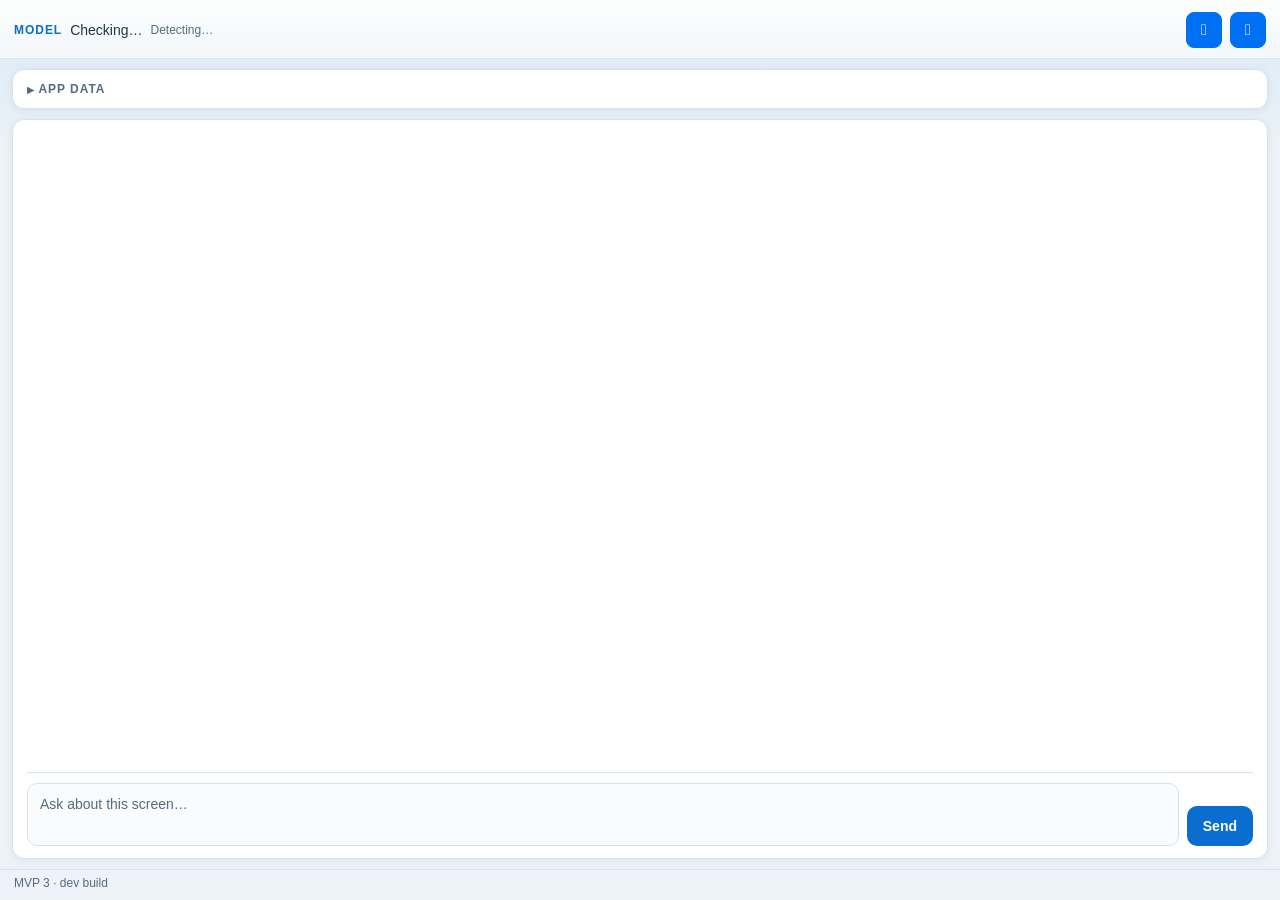
<file: extension/sidepanel/index.html>
<!doctype html>
<html lang="en">
  <head>
    <meta charset="utf-8" />
    <meta name="viewport" content="width=device-width, initial-scale=1" />
    <title>Embedded Finance Agent</title>
    <link rel="stylesheet" href="sidepanel.css" />
  </head>
  <body>
    <header class="topbar">
      <div class="topbar-status">
        <span class="topbar-label">Model</span>
        <span class="muted small" id="model-indicator">Checking…</span>
        <span class="muted small" id="status">Detecting…</span>
      </div>
      <div class="topbar-actions">
        <button id="refresh-btn" class="icon-btn" type="button" title="Refresh" aria-label="Refresh" data-sap-icon="refresh"></button>
        <button id="settings-btn" class="icon-btn" type="button" title="Settings" aria-label="Settings" data-sap-icon="action-settings"></button>
      </div>
    </header>

    <section id="context-card" class="card">
      <details class="panel-details connection-details">
        <summary class="card-title">APP DATA</summary>
        <dl class="context-fields">
          <dt>Fiori app</dt>
          <dd id="ctx-app">—</dd>
          <dt>Intent</dt>
          <dd id="ctx-intent">—</dd>
          <dt>Table</dt>
          <dd id="ctx-table">—</dd>
          <dt>Tenant</dt>
          <dd id="ctx-tenant">—</dd>
        </dl>
        <div class="details-section-label">Headings / visible data</div>
        <div id="ctx-headings" class="muted"></div>
        <div id="ctx-table-preview" class="table-preview"></div>
      </details>
    </section>

    <section id="chat-card" class="card grow">
      <div id="messages" class="messages"></div>
      <form id="composer" class="composer">
        <textarea
          id="prompt-input"
          placeholder="Ask about this screen…"
          rows="2"
        ></textarea>
        <button type="submit" class="primary-btn">Send</button>
      </form>
    </section>

    <footer class="footer muted small">
      MVP 3 · dev build
    </footer>

    <script src="../grounding/catalog.js"></script>
    <script src="sidepanel.js"></script>
  </body>
</html>
</file>
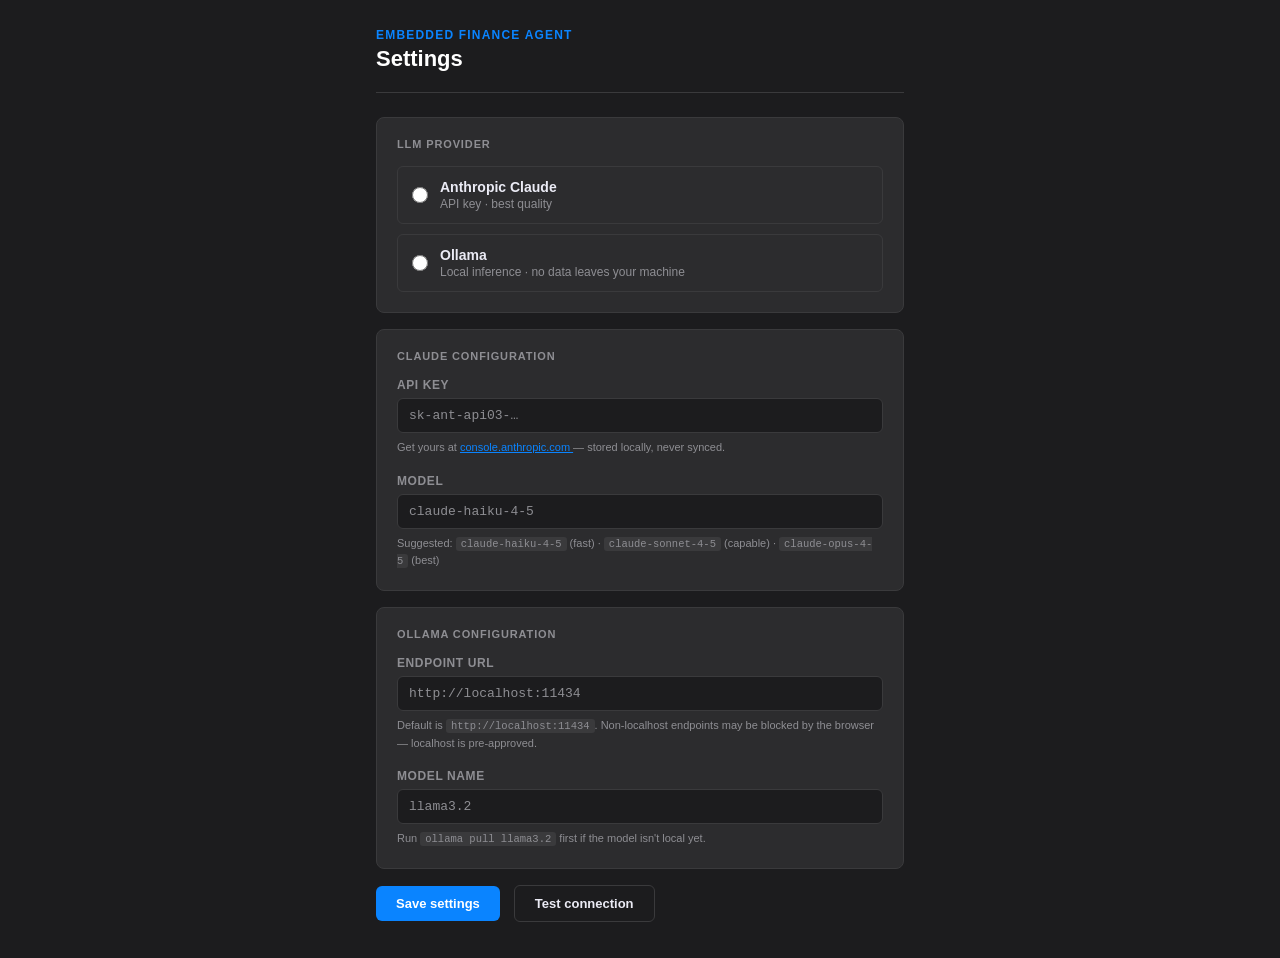
<file: extension/settings/settings.html>
<!doctype html>
<html lang="en">
  <head>
    <meta charset="utf-8" />
    <meta name="viewport" content="width=device-width, initial-scale=1" />
    <title>Settings — Embedded Finance Agent</title>
    <link rel="stylesheet" href="settings.css" />
  </head>
  <body>
    <div class="page">
      <header class="page-header">
        <div class="brand">Embedded Finance Agent</div>
        <div class="page-title">Settings</div>
      </header>

      <main class="form-wrap">
        <!-- ── Provider selection ─────────────────────────── -->
        <section class="card">
          <h2 class="section-title">LLM Provider</h2>

          <div class="radio-group">
            <label class="radio-option" id="opt-claude">
              <input type="radio" name="provider" value="claude" />
              <span class="radio-label">
                <strong>Anthropic Claude</strong>
                <span class="muted">API key · best quality</span>
              </span>
            </label>
            <label class="radio-option" id="opt-ollama">
              <input type="radio" name="provider" value="ollama" />
              <span class="radio-label">
                <strong>Ollama</strong>
                <span class="muted">Local inference · no data leaves your machine</span>
              </span>
            </label>
          </div>
        </section>

        <!-- ── Claude config ──────────────────────────────── -->
        <section class="card" id="claude-section">
          <h2 class="section-title">Claude configuration</h2>

          <div class="field">
            <label for="claude-key">API key</label>
            <input
              type="password"
              id="claude-key"
              placeholder="sk-ant-api03-…"
              autocomplete="off"
              spellcheck="false"
            />
            <p class="field-hint">
              Get yours at
              <a href="https://console.anthropic.com/settings/keys" target="_blank" rel="noopener noreferrer">
                console.anthropic.com
              </a>
              — stored locally, never synced.
            </p>
          </div>

          <div class="field">
            <label for="claude-model">Model</label>
            <input
              type="text"
              id="claude-model"
              placeholder="claude-haiku-4-5"
              spellcheck="false"
            />
            <p class="field-hint">
              Suggested:
              <code>claude-haiku-4-5</code> (fast) ·
              <code>claude-sonnet-4-5</code> (capable) ·
              <code>claude-opus-4-5</code> (best)
            </p>
          </div>
        </section>

        <!-- ── Ollama config ──────────────────────────────── -->
        <section class="card" id="ollama-section">
          <h2 class="section-title">Ollama configuration</h2>

          <div class="field">
            <label for="ollama-endpoint">Endpoint URL</label>
            <input
              type="url"
              id="ollama-endpoint"
              placeholder="http://localhost:11434"
              spellcheck="false"
            />
            <p class="field-hint">
              Default is <code>http://localhost:11434</code>. Non-localhost endpoints
              may be blocked by the browser — localhost is pre-approved.
            </p>
          </div>

          <div class="field">
            <label for="ollama-model">Model name</label>
            <input
              type="text"
              id="ollama-model"
              list="ollama-models"
              placeholder="llama3.2"
              spellcheck="false"
            />
            <datalist id="ollama-models"></datalist>
            <p class="field-hint">
              Run <code>ollama pull llama3.2</code> first if the model isn't local yet.
            </p>
          </div>
        </section>

        <!-- ── Actions ────────────────────────────────────── -->
        <div class="actions">
          <button id="save-btn" class="primary-btn">Save settings</button>
          <button id="test-btn" class="secondary-btn">Test connection</button>
          <span id="save-status" class="save-status"></span>
        </div>
        <div id="test-result" class="test-result hidden"></div>
      </main>
    </div>

    <script src="settings.js" type="module"></script>
  </body>
</html>
</file>
<file: extension/sidepanel/sidepanel.css>
/* ============================================================
  Embedded Finance Agent — Side panel styles
  SAP Fiori-inspired light theme
  ============================================================ */

*, *::before, *::after {
  box-sizing: border-box;
  margin: 0;
  padding: 0;
}

@font-face {
  font-family: 'SAP-icons';
  src: url('https://ui5.sap.com/resources/sap/ui/core/themes/sap_horizon/fonts/SAP-icons.woff2') format('woff2');
  font-weight: normal;
  font-style: normal;
}

:root {
  --bg:          #edf3f8;
  --surface:     #ffffff;
  --surface2:    #f5f8fb;
  --accent:      #0a6ed1;
  --accent-strong:#085caf;
  --accent-dim:  rgba(10, 110, 209, 0.10);
  --text:        #223548;
  --text-muted:  #556b82;
  --border:      #d5e3ee;
  --shadow:      0 0.125rem 0.5rem rgba(34, 53, 72, 0.08);
  --radius:      12px;
  font-size: 16px;
  font-family: '72', '72full', 'Segoe UI', Helvetica, Arial, sans-serif;
}

body {
  background:
    linear-gradient(180deg, rgba(10, 110, 209, 0.08), transparent 18%),
    var(--bg);
  color: var(--text);
  height: 100vh;
  display: flex;
  flex-direction: column;
  overflow: hidden;
  -webkit-font-smoothing: antialiased;
}

/* ── Top bar ───────────────────────────────────────────────── */

.topbar {
  padding: 12px 14px 10px;
  background: linear-gradient(180deg, #fdfefe 0%, #f2f7fb 100%);
  border-bottom: 1px solid var(--border);
  box-shadow: inset 0 -1px 0 rgba(255, 255, 255, 0.75);
  flex-shrink: 0;
  display: flex;
  align-items: center;
  justify-content: space-between;
  gap: 8px;
}

.topbar-status {
  display: flex;
  align-items: center;
  gap: 0.5rem;
  min-width: 0;
  flex: 1;
}

.topbar-label {
  color: var(--accent);
  font-size: 0.75rem;
  font-weight: 700;
  letter-spacing: 0.08em;
  text-transform: uppercase;
  flex-shrink: 0;
}

#model-indicator {
  color: var(--text);
  font-size: 0.875rem;
  line-height: 1.25rem;
  min-width: 0;
  overflow: hidden;
  text-overflow: ellipsis;
  white-space: nowrap;
}

.topbar-actions {
  display: flex;
  align-items: center;
  gap: 0.5rem;
  flex-shrink: 0;
}

.brand {
  font-weight: 700;
  font-size: 14px;
  color: #fff;
  letter-spacing: -0.01em;
}

.brand-sub {
  font-size: 11px;
  color: var(--text-muted);
  margin-top: 2px;
  white-space: nowrap;
  overflow: hidden;
  text-overflow: ellipsis;
}

/* ── Cards ─────────────────────────────────────────────────── */

.card {
  background: var(--surface);
  border: 1px solid var(--border);
  border-radius: var(--radius);
  box-shadow: var(--shadow);
  padding: 12px 14px;
  margin: 10px 12px 0;
  flex-shrink: 0;
}

.card.grow {
  flex: 1;
  display: flex;
  flex-direction: column;
  overflow: hidden;
  margin-bottom: 10px;
}

.card-header {
  display: flex;
  align-items: center;
  justify-content: space-between;
  margin-bottom: 8px;
}

.card-title {
  font-size: 0.75rem;
  font-weight: 700;
  text-transform: uppercase;
  letter-spacing: 0.08em;
  color: var(--text-muted);
}

/* ── Context fields (definition list) ──────────────────────── */

.context-fields {
  display: grid;
  grid-template-columns: auto 1fr;
  gap: 4px 10px;
  align-items: baseline;
}

.context-fields dt {
  color: var(--text-muted);
  font-size: 0.8125rem;
  line-height: 1.125rem;
  white-space: nowrap;
}

.context-fields dd {
  font-size: 0.875rem;
  line-height: 1.25rem;
  word-break: break-word;
  min-width: 0;
}

/* ── Collapsible sections ──────────────────────────────────── */

.panel-details {
  font-size: 0.875rem;
}

.panel-details > summary {
  cursor: pointer;
  color: var(--accent);
  list-style: none;
  user-select: none;
}

.panel-details > summary::before {
  content: '▶  ';
  font-size: 9px;
}

.panel-details[open] > summary::before {
  content: '▼  ';
}

.panel-details[open] > summary {
  margin-bottom: 8px;
}

.connection-details > summary {
  color: var(--text-muted);
}

.details-section-label {
  margin-top: 12px;
  color: var(--text-muted);
  font-size: 0.75rem;
  font-weight: 700;
  letter-spacing: 0.08em;
  text-transform: uppercase;
}

.heading-item {
  padding: 5px 0;
  color: var(--text);
  border-bottom: 1px solid #edf3f8;
}

.heading-item:last-child {
  border-bottom: none;
}

/* ── Table preview ─────────────────────────────────────────── */

.table-preview {
  overflow-x: auto;
  margin-top: 8px;
  border-radius: 8px;
  border: 1px solid var(--border);
  background: #fbfdff;
}

.data-table {
  border-collapse: collapse;
  font-size: 0.8125rem;
  width: 100%;
}

.data-table th,
.data-table td {
  border: 1px solid var(--border);
  padding: 5px 8px;
  white-space: nowrap;
  text-align: left;
}

.data-table th {
  background: var(--surface2);
  color: var(--text-muted);
  font-weight: 600;
}

.data-table tbody tr:hover {
  background: var(--accent-dim);
}

/* ── Messages ──────────────────────────────────────────────── */

.messages {
  flex: 1;
  overflow-y: auto;
  padding: 4px 0;
  display: flex;
  flex-direction: column;
  gap: 8px;
  min-height: 0;
}

.message {
  padding: 0.625rem 0.75rem;
  border-radius: var(--radius);
  font-size: 0.875rem;
  line-height: 1.55;
  max-width: 95%;
}

.message-user {
  background: #ebf5fe;
  border: 1px solid rgba(10, 110, 209, 0.24);
  align-self: flex-end;
}

.message-assistant {
  background: var(--surface2);
  border-left: 2px solid var(--accent);
  align-self: flex-start;
}

.message-role {
  display: block;
  font-size: 0.75rem;
  font-weight: 700;
  text-transform: uppercase;
  letter-spacing: 0.08em;
  color: var(--text-muted);
  margin-bottom: 4px;
}

.message p {
  margin: 0;
}

/* Links produced by renderMarkdown() inside assistant replies */
.message-assistant p a {
  color: var(--accent);
  text-decoration: none;
  border-bottom: 1px solid rgba(10, 132, 255, 0.4);
  word-break: break-all;
}
.message-assistant p a:hover {
  border-bottom-color: var(--accent);
  text-decoration: none;
}

/* ── Composer ──────────────────────────────────────────────── */

.composer {
  display: flex;
  gap: 0.5rem;
  padding: 10px 0 0;
  border-top: 1px solid var(--border);
  align-items: flex-end;
  flex-shrink: 0;
}

#prompt-input {
  flex: 1;
  min-width: 0;
  background: #f9fbfd;
  border: 1px solid var(--border);
  border-radius: 10px;
  color: var(--text);
  font-size: 0.875rem;
  font-family: inherit;
  padding: 0.625rem 0.75rem;
  resize: none;
  outline: none;
  line-height: 1.45;
}

#prompt-input:focus {
  border-color: var(--accent);
}

#prompt-input::placeholder {
  color: var(--text-muted);
  font-size: 0.875rem;
}

/* ── Buttons ───────────────────────────────────────────────── */

.primary-btn {
  background: var(--accent);
  color: #fff;
  border: none;
  border-radius: 10px;
  min-height: 2.25rem;
  padding: 0.625rem 1rem;
  font-size: 0.875rem;
  font-weight: 600;
  cursor: pointer;
  white-space: nowrap;
  flex-shrink: 0;
  line-height: 1.45;
}

.primary-btn:hover {
  background: #0b5cad;
}

.primary-btn:active {
  background: #084b8a;
}

.icon-btn {
  width: 2.25rem;
  height: 2.25rem;
  display: inline-flex;
  align-items: center;
  justify-content: center;
  background: #0070f2;
  border: 0.0625rem solid #0070f2;
  border-radius: 0.5rem;
  color: #ffffff;
  cursor: pointer;
  box-shadow: none;
  transition: transform 0.12s ease, border-color 0.12s ease, background 0.12s ease;
}

.icon-btn::before {
  font-family: 'SAP-icons';
  font-size: 1rem;
  line-height: 1;
  color: currentColor;
  speak: none;
  -webkit-font-smoothing: antialiased;
  -moz-osx-font-smoothing: grayscale;
}

#refresh-btn::before {
  content: '\e010';
}

#settings-btn::before {
  content: '\e0a6';
}

.icon-btn:hover {
  background: #0064d9;
  border-color: #0064d9;
}

.icon-btn:active {
  transform: translateY(1px);
  background: #ffffff;
  border-color: #0064d9;
  color: #0064d9;
}

.icon-btn:focus-visible,
.primary-btn:focus-visible,
#prompt-input:focus-visible,
.panel-details > summary:focus-visible {
  outline: 2px solid rgba(10, 110, 209, 0.35);
  outline-offset: 2px;
}

/* ── Utilities ─────────────────────────────────────────────── */

.muted  { color: var(--text-muted); }
.small  { font-size: 0.75rem; }

/* ── Footer ────────────────────────────────────────────────── */

.footer {
  padding: 6px 14px 10px;
  background: transparent;
  border-top: 1px solid var(--border);
  flex-shrink: 0;
}

/* ── Scrollbar ─────────────────────────────────────────────── */

::-webkit-scrollbar       { width: 4px; }
::-webkit-scrollbar-track { background: transparent; }
::-webkit-scrollbar-thumb { background: var(--border); border-radius: 2px; }
</file>
<file: extension/settings/settings.css>
/* Settings page — dark theme, matches sidepanel design tokens */

*, *::before, *::after {
  box-sizing: border-box;
  margin: 0;
  padding: 0;
}

:root {
  --bg:         #1c1c1e;
  --surface:    #2c2c2e;
  --surface2:   #3a3a3c;
  --accent:     #0a84ff;
  --text:       #ebebf5;
  --text-muted: #8e8e93;
  --border:     #3a3a3c;
  --radius:     8px;
  font-size: 14px;
  font-family: -apple-system, BlinkMacSystemFont, 'Segoe UI', Helvetica, Arial, sans-serif;
}

body {
  background: var(--bg);
  color: var(--text);
  min-height: 100vh;
  -webkit-font-smoothing: antialiased;
}

/* ── Layout ───────────────────────────────────────────────── */

.page {
  max-width: 560px;
  margin: 0 auto;
  padding: 0 16px 40px;
}

.page-header {
  padding: 28px 0 20px;
  border-bottom: 1px solid var(--border);
  margin-bottom: 24px;
}

.brand {
  font-size: 12px;
  font-weight: 700;
  text-transform: uppercase;
  letter-spacing: 0.1em;
  color: var(--accent);
  margin-bottom: 4px;
}

.page-title {
  font-size: 22px;
  font-weight: 700;
  color: #fff;
}

/* ── Cards ────────────────────────────────────────────────── */

.card {
  background: var(--surface);
  border: 1px solid var(--border);
  border-radius: var(--radius);
  padding: 20px;
  margin-bottom: 16px;
  transition: opacity 0.15s;
}

.card.hidden {
  display: none;
}

.section-title {
  font-size: 11px;
  font-weight: 700;
  text-transform: uppercase;
  letter-spacing: 0.08em;
  color: var(--text-muted);
  margin-bottom: 16px;
}

/* ── Radio group ──────────────────────────────────────────── */

.radio-group {
  display: flex;
  flex-direction: column;
  gap: 10px;
}

.radio-option {
  display: flex;
  align-items: center;
  gap: 12px;
  padding: 12px 14px;
  border: 1px solid var(--border);
  border-radius: 6px;
  cursor: pointer;
  transition: border-color 0.12s, background 0.12s;
}

.radio-option:hover {
  border-color: var(--accent);
  background: rgba(10, 132, 255, 0.06);
}

.radio-option input[type=radio] {
  accent-color: var(--accent);
  width: 16px;
  height: 16px;
  flex-shrink: 0;
}

.radio-option.selected {
  border-color: var(--accent);
  background: rgba(10, 132, 255, 0.10);
}

.radio-label {
  display: flex;
  flex-direction: column;
  gap: 2px;
}

.radio-label strong {
  font-size: 14px;
}

.radio-label .muted {
  font-size: 12px;
  color: var(--text-muted);
}

/* ── Form fields ──────────────────────────────────────────── */

.field {
  margin-bottom: 18px;
}

.field:last-child {
  margin-bottom: 0;
}

.field label {
  display: block;
  font-size: 12px;
  font-weight: 600;
  color: var(--text-muted);
  margin-bottom: 6px;
  text-transform: uppercase;
  letter-spacing: 0.05em;
}

.field input {
  display: block;
  width: 100%;
  background: var(--bg);
  border: 1px solid var(--border);
  border-radius: 6px;
  color: var(--text);
  font-size: 13px;
  font-family: 'SF Mono', 'Fira Code', 'Consolas', monospace;
  padding: 9px 11px;
  outline: none;
  transition: border-color 0.12s;
}

.field input:focus {
  border-color: var(--accent);
}

.field input::placeholder {
  color: var(--text-muted);
  font-family: inherit;
}

.field-hint {
  font-size: 11px;
  color: var(--text-muted);
  margin-top: 6px;
  line-height: 1.5;
}

.field-hint a {
  color: var(--accent);
}

.field-hint code {
  background: var(--surface2);
  padding: 1px 5px;
  border-radius: 3px;
  font-family: 'SF Mono', 'Fira Code', 'Consolas', monospace;
  font-size: 10.5px;
}

/* ── Actions ──────────────────────────────────────────────── */

.actions {
  display: flex;
  align-items: center;
  gap: 14px;
}

.primary-btn {
  background: var(--accent);
  color: #fff;
  border: none;
  border-radius: 6px;
  padding: 10px 20px;
  font-size: 13px;
  font-weight: 600;
  cursor: pointer;
}

.primary-btn:hover  { background: #0071e3; }
.primary-btn:active { background: #0062c4; }

.secondary-btn {
  background: transparent;
  color: var(--text);
  border: 1px solid var(--border);
  border-radius: 6px;
  padding: 10px 20px;
  font-size: 13px;
  font-weight: 600;
  cursor: pointer;
}

.secondary-btn:hover  { border-color: var(--accent); color: var(--accent); }
.secondary-btn:disabled { opacity: 0.5; cursor: default; }

.test-result {
  margin-top: 12px;
  padding: 12px 14px;
  border-radius: 6px;
  font-size: 12px;
  font-family: 'SF Mono', 'Fira Code', 'Consolas', monospace;
  line-height: 1.6;
  white-space: pre-wrap;
  word-break: break-all;
}

.test-result.pass {
  background: rgba(48, 209, 88, 0.12);
  border: 1px solid rgba(48, 209, 88, 0.4);
  color: #30d158;
}

.test-result.fail {
  background: rgba(255, 69, 58, 0.12);
  border: 1px solid rgba(255, 69, 58, 0.4);
  color: #ff453a;
}

.test-result.hidden { display: none; }

.save-status {
  font-size: 13px;
  color: #30d158;
  opacity: 0;
  transition: opacity 0.2s;
}

.save-status.visible {
  opacity: 1;
}

.muted { color: var(--text-muted); }
</file>
